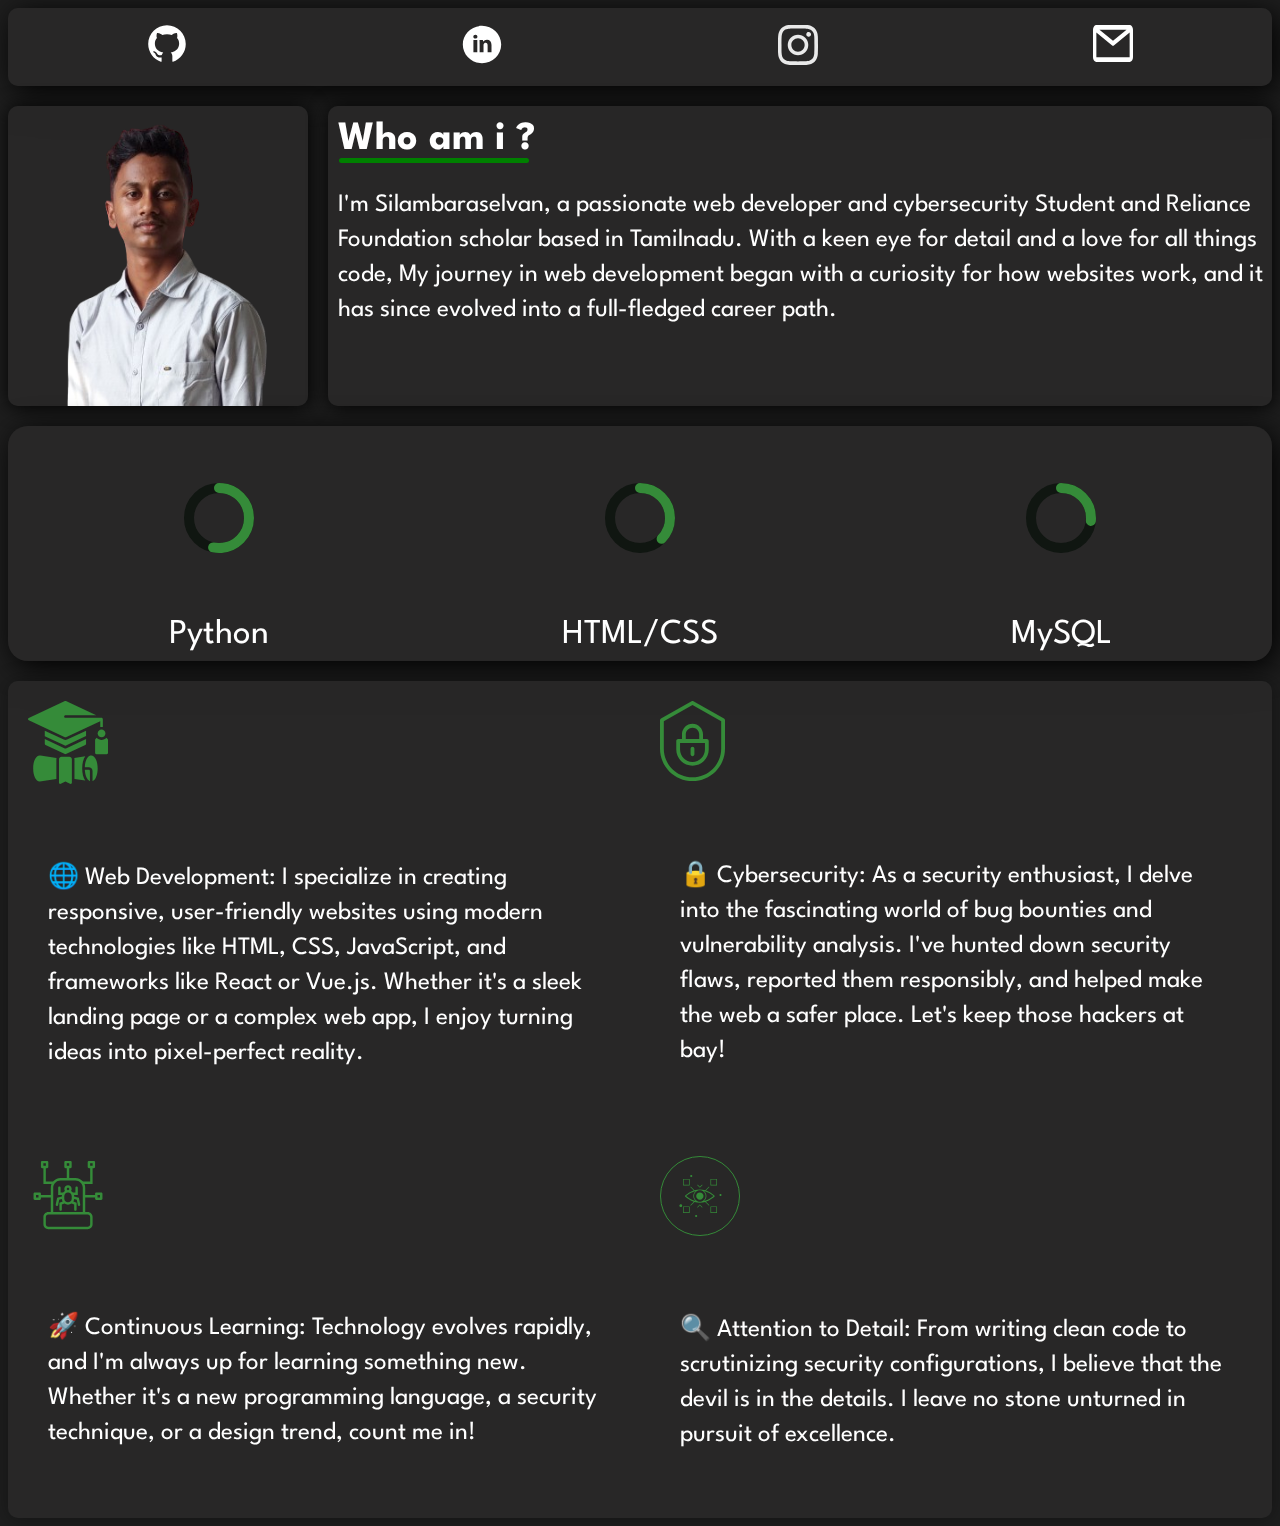
<file: index.html>
<!DOCTYPE html>
<html lang="en">
<head>
    <meta charset="UTF-8">
    <meta name="viewport" content="width=device-width, initial-scale=1.0">
    <title>Silambaraselvan</title>
    <link rel="stylesheet" href="pf.css">
    <link rel="preconnect" href="https://fonts.googleapis.com">
    <link rel="preconnect" href="https://fonts.googleapis.com">
    <link rel="preconnect" href="https://fonts.gstatic.com" crossorigin>
    <link href="https://fonts.googleapis.com/css2?family=League+Spartan:wght@100..900&display=swap" rel="stylesheet">
</head>
<body>
    <nav class="container">
        <ul><a id="a" href="https://github.com/Silambaraselvan-15" target="_blank"><img src="git_round.svg" width="40px" alt="git"></a>
        <a id="b" href="https://www.linkedin.com/in/silambaraselvan-r-1b6b6b2a1/" target="_blank"><img src="linkedin_round.svg" alt="linkedin" width="40px"></a> 
        <a id="c"><img src="insta.svg" alt="instagram" width="40px"></a>
        <a id="d" href="mailto:saransilambu007@gmail.com"><img src="mail.svg" alt="mail" width="40px"></a></ul>
    </nav>
   <div class="content">
        <div class="me">
            <img src="my.png" width="300px">
        </div>
        <div class="sample">
            <h4 id="whoami">Who am i ?</h4>
            <div class="underline"></div>
            <p id="about">
                I'm Silambaraselvan, a passionate web developer and cybersecurity Student and Reliance Foundation scholar based in Tamilnadu.
                With a keen eye for detail and a love for all things code, 
                My journey in web development began with a curiosity for how websites work,
                and it has since evolved into a full-fledged career path.</p>
        </div>
    </div>
    <main>
        <div class="progress">
            <div class="webapp">
                <div class="skill">
                    <div class="python"><svg viewBox="0 0 114 114">
                        <circle class="bg" cx="57" cy="57" r="30" />
                        <circle class="meter-1" cx="57" cy="57" r="30" />
                      </svg><p id="py">Python </p></div>
                </div>
                <div class="skill">
                    <div class="html"><svg viewBox="0 0 114 114">
                        <circle class="bg" cx="57" cy="57" r="30" />
                        <circle class="meter-2" cx="57" cy="57" r="30" />
                      </svg> <p id="ht">HTML/CSS</p></div>
                </div>
                 <div class="skill">
                    <div class="sql"><svg viewBox="0 0 114 114">
                    <circle class="bg" cx="57" cy="57" r="30" />
                    <circle class="meter-3" cx="57" cy="57" r="30" />
                  </svg> <p id="sq">MySQL</p></div>
                </div> 
              

            </div>
        </div>
    </main>
    <main >
        <div class="mn">
          
            <div class="educ">
                <div><div class="edu"><img src="Graduation Cap.svg" width="80px"></div>  
                    <p id="web"> 🌐 Web Development: I specialize in creating responsive, user-friendly websites using modern technologies 
                    like HTML, CSS, JavaScript, and frameworks like React or Vue.js. 
                    Whether it's a sleek landing page or a complex web app, I enjoy turning ideas into pixel-perfect reality.</p>
                </div>
                <div><div class="edu"><img src="Group 65.svg".svg width="65px"></div>  
                    <p id="cyber">🔒 Cybersecurity: As a security enthusiast, I delve into the fascinating world of bug bounties and vulnerability analysis.
                        I've hunted down security flaws, reported them responsibly, and helped make the web a safer place. Let's keep those hackers at bay!</p>
                </div>
                <div><div class="edu"><img src="Threat.svg" width="80px"></div>  
                    <p id="learning">🚀 Continuous Learning: Technology evolves rapidly, and I'm always up for learning something new.
                        Whether it's a new programming language, a security technique, or a design trend, count me in!</p>
                </div>
                <div><div class="edu"><img src="Frame 10.svg" width="80px"></div>  
                    <p id="x">🔍 Attention to Detail: From writing clean code to scrutinizing security configurations,
                         I believe that the devil is in the details. I leave no stone unturned in pursuit of excellence.</p>
                </div>
            </div>
        </div>
    </main>
    

  
       
</body>
</html>
</file>
<file: pf.css>
body{
    background-color: rgba(0, 0, 0, 0.884);
    overflow-x: hidden ;
}
.name{
    color: white;
    display: flex;
    font-family: montserrat;
    font-size: 30px;
    padding-left: 30px;
}
.container{
  
    padding: 1px;
    background: rgba(44, 43, 43, 0.699);
    backdrop-filter: blur(30px);
    box-shadow: 5px 5px 30px rgb(0, 0, 0);
    border-radius: 10px;
}
.container ul{
    display: flex;
    justify-content: space-around;
    padding: 0px;
}
.container img{
    padding: 0px 0px;
}
#a:hover {
    filter: drop-shadow(0px 0px 20px #358B39);
}
#b:hover{
    filter: drop-shadow(0px 0px 20px #358B39);
}
#c:hover{
    filter: drop-shadow(0px 0px 20px #358B39);
}
#d:hover{
    filter: drop-shadow(0px 0px 20px #358B39);
}
.content{
    display: flex;
}
.content .me{
    width: 393px;
    height: 300px;
    background: rgba(44, 43, 43, 0.699);
    margin-top: 20px;
    backdrop-filter: blur(20px);
    box-shadow: 1px 1px 20px rgb(0, 0, 0);
    border-radius: 10px;
}
.content .sample{
    margin-top: 20px;
    margin-left: 20px;
    width: 100%;
    height: auto;
    background: rgba(44, 43, 43, 0.699);
    backdrop-filter: blur(20px);
    box-shadow: 1px 1px 20px rgb(0, 0, 0);
    border-radius: 10px;
    
}
.content #whoami{
    margin: 0px;
    padding-top: 15px;
    padding-left: 10px;
    color: white;
    font-family: league spartan;
    font-size: 40px;
}
.content .underline{
    margin-left: 11px;
    border-radius: 10px;
    width: 190px;
    height: 5px;
    background-color: green ;
}
.content #about{
    padding: 0px 5px 0px 10px;
    color: white;
    font-family: league spartan;
    font-size: 25px;
    line-height: 35px;
}
.mn{
    margin-top: 20px;
    width: 100%;
    height: auto;
    line-height: 35px;
    color: white;
    font-family: league spartan;
    font-size: 25px;
   
    background: rgba(44, 43, 43, 0.699);
    backdrop-filter: blur(20px);
    box-shadow: 1px 1px 20px rgba(0, 0, 0, 0.37);
    border-radius: 10px;
}
.edu{
    padding-left: 20px;
    padding-top: 20px;
}
.educ{
   display: flex;
    flex-wrap: wrap;
}
.educ > div {
    width: 50%; 
    box-sizing: border-box;
}
.educ #web {
    padding:40px 40px 40px 40px;
}
.educ #cyber {
    padding:40px 40px 40px 40px;
}
.educ #learning {
    padding:40px 40px 40px 40px;
}
.educ #x {
    padding:40px 40px 40px 40px;
}
@media only screen and (max-width:600px) {
    .content{
        display: flex;
        flex-wrap: wrap;
        justify-content: center;
    }
    .content .me{
        width: 60%;
        height:auto;
        background: rgba(44, 43, 43, 0.699);
        backdrop-filter: blur(20px);
        box-shadow: 5px 5px 30px rgb(0, 0, 0);
        border-radius: 10px;
       
    }
    .content img{
        width:100%;
        position: relative;
        justify-content: center;
        align-items: center;
        top: px;
        
        
    }
    .content .sample{ 
        width: 100%;
        height: auto;
        background: rgba(44, 43, 43, 0.699);
        margin-right: 20px;
        backdrop-filter: blur(20px);
        box-shadow: 5px 5px 30px rgb(0, 0, 0);
        border-radius: 10px;

        font-size:smaller;
    }
    .content .about{
        font-size: 15px;
    }
    .content .whoami {
        font-size: 15px;
    }
    .mn{
        margin-right: 20px;
        width: 100%;
        height: auto;
        
    }
    .educ{
        
        font-size: 20px;
        width: 100%;
        height: auto;
        line-height: 25px;
    }
    .educ > div {
        width: 100%; 
        box-sizing: border-box;
    }
    .progress{
        height: auto;
        width: 100%;
        background-color:rgba(44, 43, 43, 0.699);
        border-radius: 20px;
        margin-top: 20px;
        backdrop-filter: blur(20px);
        box-shadow: 5px 5px 30px rgb(0, 0, 0);
        
    }
    .webapp{
        height: auto;
        width: 100%;
        flex-direction: column;
       
    }
    .skill{
        font-size: 20px;
        display: flex;
        justify-content: center;
        flex-direction: column;
        padding-bottom: 10px;
        height: 120px;
    }
    .skill svg {
        height: auto;
        width: 35%;
        max-width: 100%;
    }
    .skill p{
        position: relative;
        bottom: 90px;
        left: 20px;
    }

    
    
}
.progress{
    display: flex;
    height: auto;
    width: 100%;
    background-color:rgba(44, 43, 43, 0.699);
    border-radius: 20px;
    margin-top: 20px;
    backdrop-filter: blur(20px);
    box-shadow: 5px 5px 30px rgb(0, 0, 0);
    justify-content: center;
}
  
svg {
    width: 114px;
    height: 114px;
    margin: 1em;
}
.bg {
    fill: none;
    stroke-width: 10px;
    stroke: #101611;
}
[class^="meter-"] {
    fill: none;
    stroke-width: 10px;
    stroke-linecap: round;
    transform: rotate(-90deg);
    transform-origin: 50% 50%;
    
  }
  
.meter-1 {
    stroke-dasharray: 360;
    stroke-dashoffset: 260;
    stroke: #358B39;
    animation: progress-1 1s ease-out;
}
@keyframes progress-1 {
    from {
        stroke-dashoffset: 360;
    }
    to {
        stroke-dashoffset: 260;
    }
}
.meter-2 {
    stroke-dasharray: 360;
    stroke-dashoffset: 290;
    stroke: #358B39;
    animation: progress-2 1s ease-out;
}
@keyframes progress-2 {
    from {
        stroke-dashoffset: 360;
    }
    to {
        stroke-dashoffset: 290;
    }
}
.meter-3 {
    stroke-dasharray: 360;
    stroke-dashoffset: 310;
    stroke: #358B39;
    animation: progress-3 1s ease-out;
}
@keyframes progress-3 {
    from {
        stroke-dashoffset: 360;
    }
    to {
        stroke-dashoffset: 310;
    }
}
.webapp{
    display: flex;
    flex-wrap: wrap;
    font-size: 35px;
    font-family: league spartan;
    color: white;
    justify-content: space-around;
    width: 100%;
}
.skill{
    display: flex;
    align-items: center;
    gap: 10px;
    flex-wrap: wrap;
    padding-bottom: 10px;
    
}
.skill p{
    margin: 0px;
    text-align: center;

}
</file>
